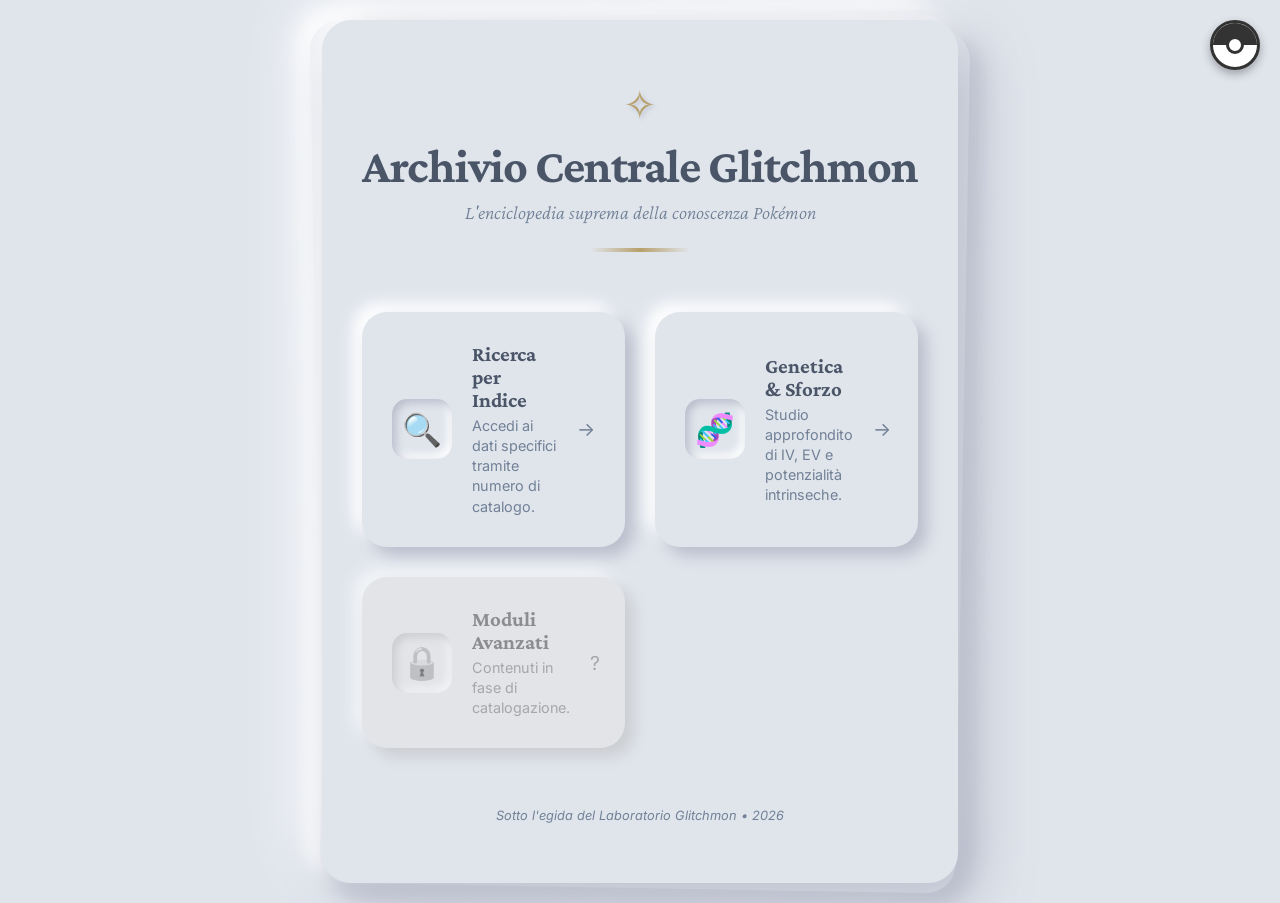
<file: index.html>
<!doctype html>
<html lang="it">
  <head>
    <meta charset="utf-8">
    <meta name="viewport" content="width=device-width, initial-scale=1">
    <title>Archivio Centrale Glitchmon</title>
    <link rel="stylesheet" href="style.css">
    <link rel="preconnect" href="https://fonts.googleapis.com">
    <link rel="preconnect" href="https://fonts.gstatic.com" crossorigin>
    <link href="https://fonts.googleapis.com/css2?family=Crimson+Pro:ital,wght@0,400;0,700;1,400&family=Inter:wght@300;400;600&display=swap" rel="stylesheet">
  </head>
  <body onload="initTheme()">
    <div class="theme-toggle" onclick="toggleTheme()">
      <div class="pokeball"></div>
    </div>

    <div class="handbook-stack">
      <div class="sheet sheet-bg-1"></div>
      <div class="sheet sheet-bg-2"></div>

      <main class="sheet main-page">
        <header class="master-header">
          <div class="crown-icon">✧</div>
          <h1>Archivio Centrale Glitchmon</h1>
          <p class="subtitle">L'enciclopedia suprema della conoscenza Pokémon</p>
          <div class="header-line"></div>
        </header>

        <nav class="master-nav">
          <div class="nav-grid">
            <a href="ricercaindexnumber/index.html" class="nav-card">
              <div class="nav-icon">🔍</div>
              <div class="nav-info">
                <h3>Ricerca per Indice</h3>
                <p>Accedi ai dati specifici tramite numero di catalogo.</p>
              </div>
              <span class="nav-arrow">→</span>
            </a>

            <a href="IV-EV/IVEV.html" class="nav-card">
              <div class="nav-icon">🧬</div>
              <div class="nav-info">
                <h3>Genetica & Sforzo</h3>
                <p>Studio approfondito di IV, EV e potenzialità intrinseche.</p>
              </div>
              <span class="nav-arrow">→</span>
            </a>

            <!-- Placeholder per futuri moduli -->
            <div class="nav-card locked">
              <div class="nav-icon">🔒</div>
              <div class="nav-info">
                <h3>Moduli Avanzati</h3>
                <p>Contenuti in fase di catalogazione.</p>
              </div>
              <span class="nav-arrow">?</span>
            </div>
          </div>
        </nav>

        <footer class="handbook-footer">
          <p>Sotto l'egida del Laboratorio Glitchmon &bull; 2026</p>
        </footer>
      </main>
    </div>
    <script src="theme.js"></script>
  </body>
</html>
</file>
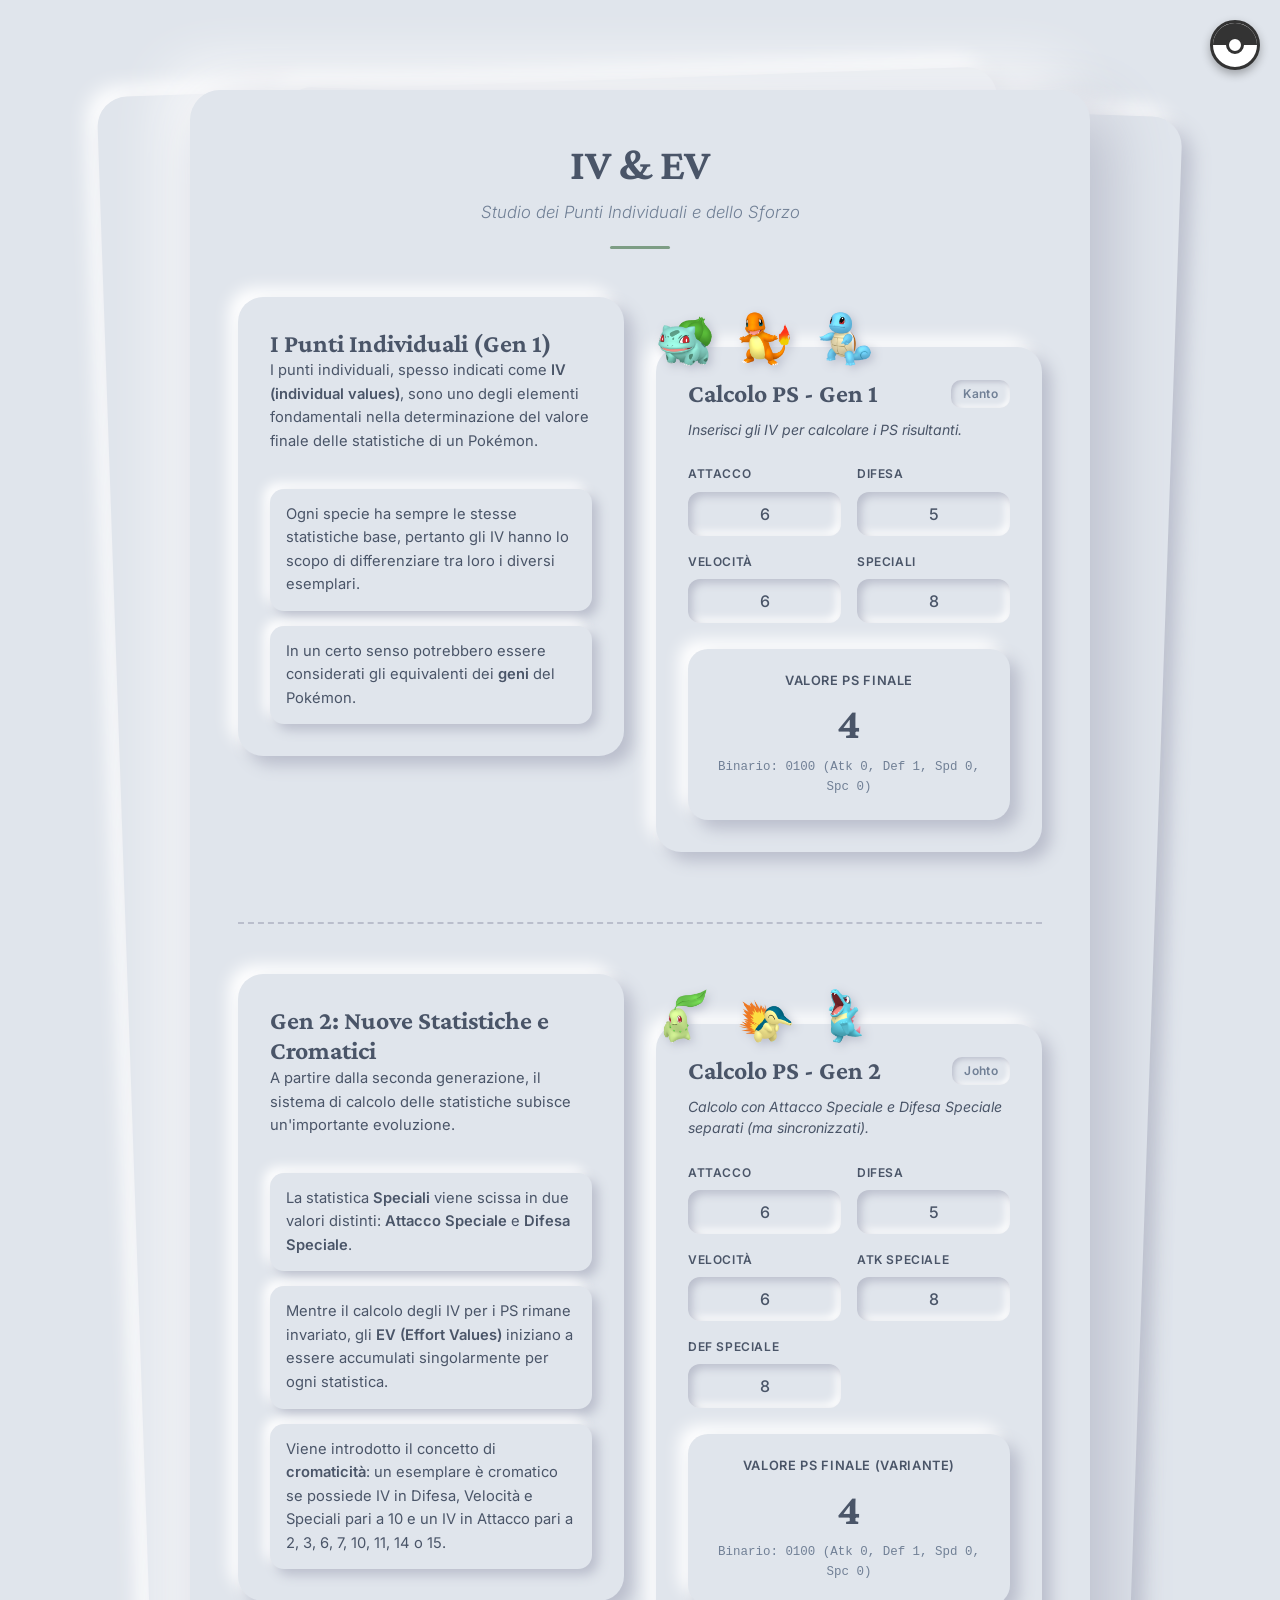
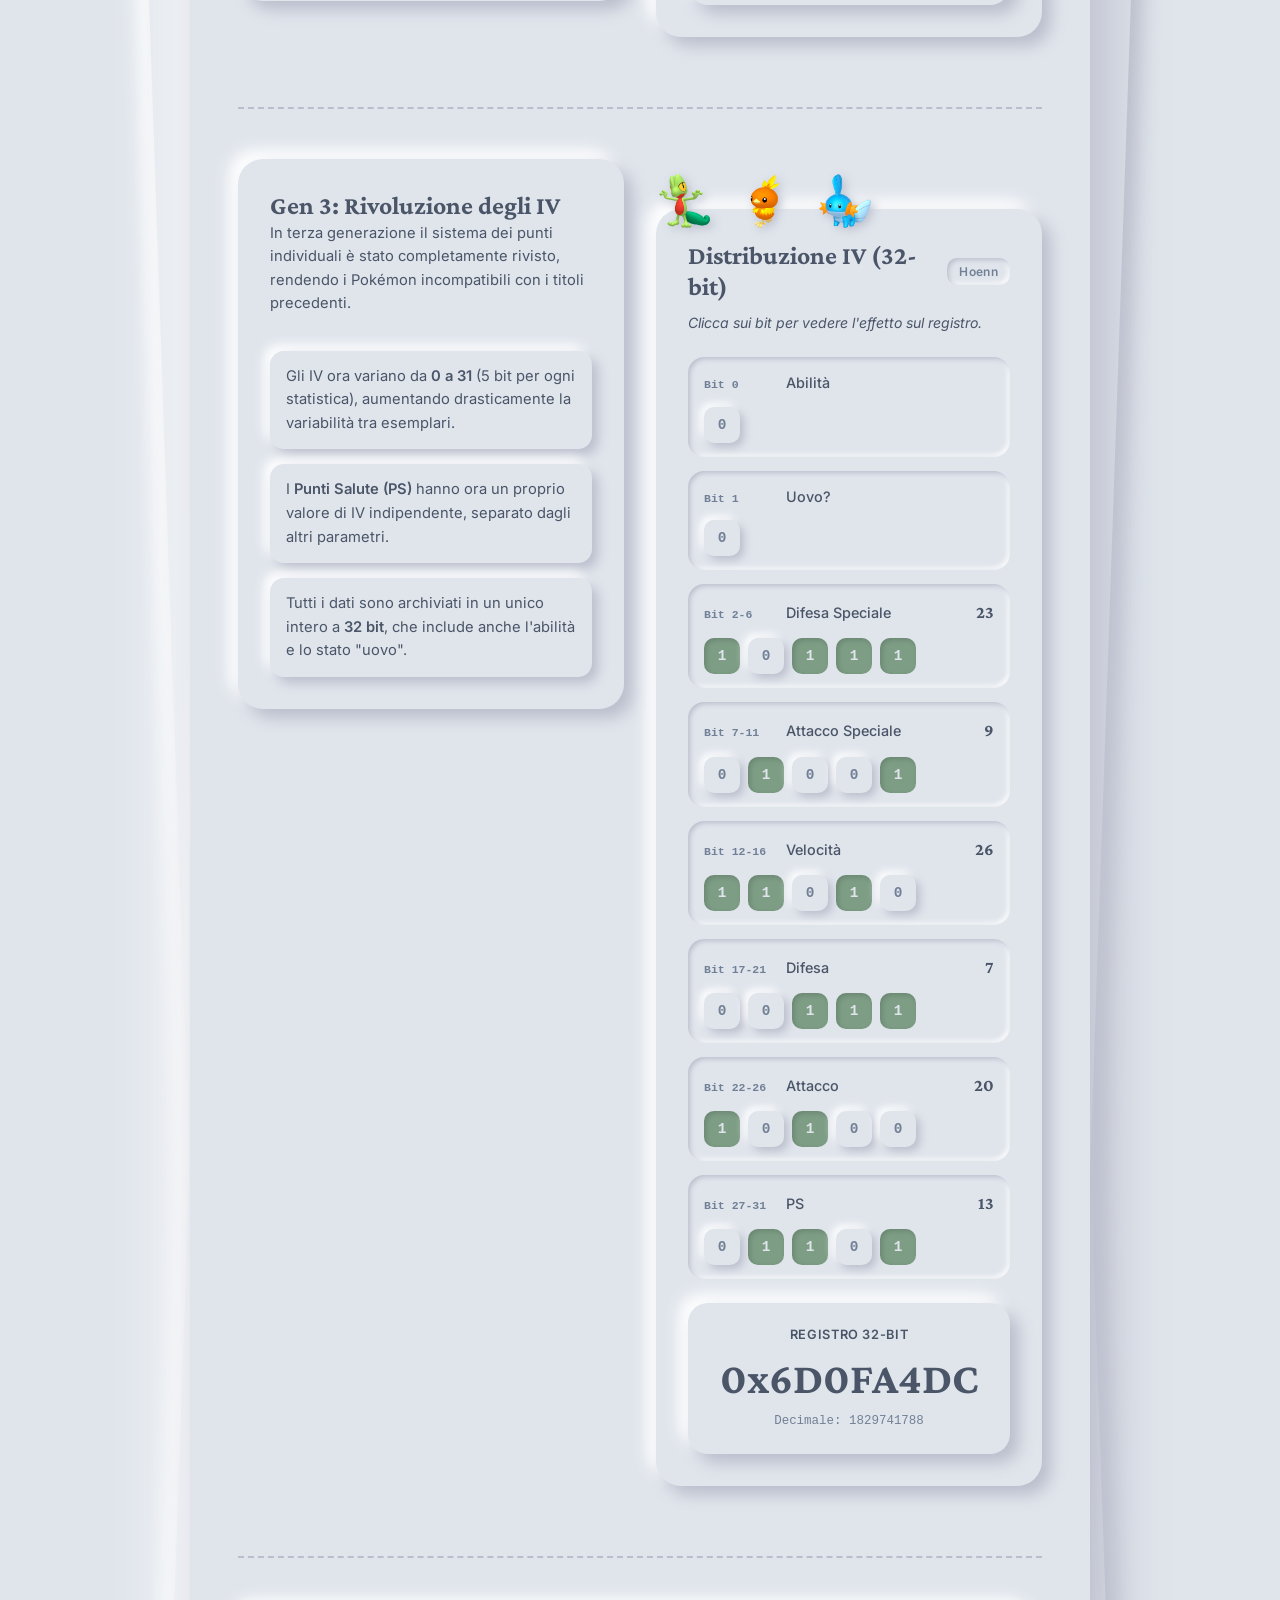
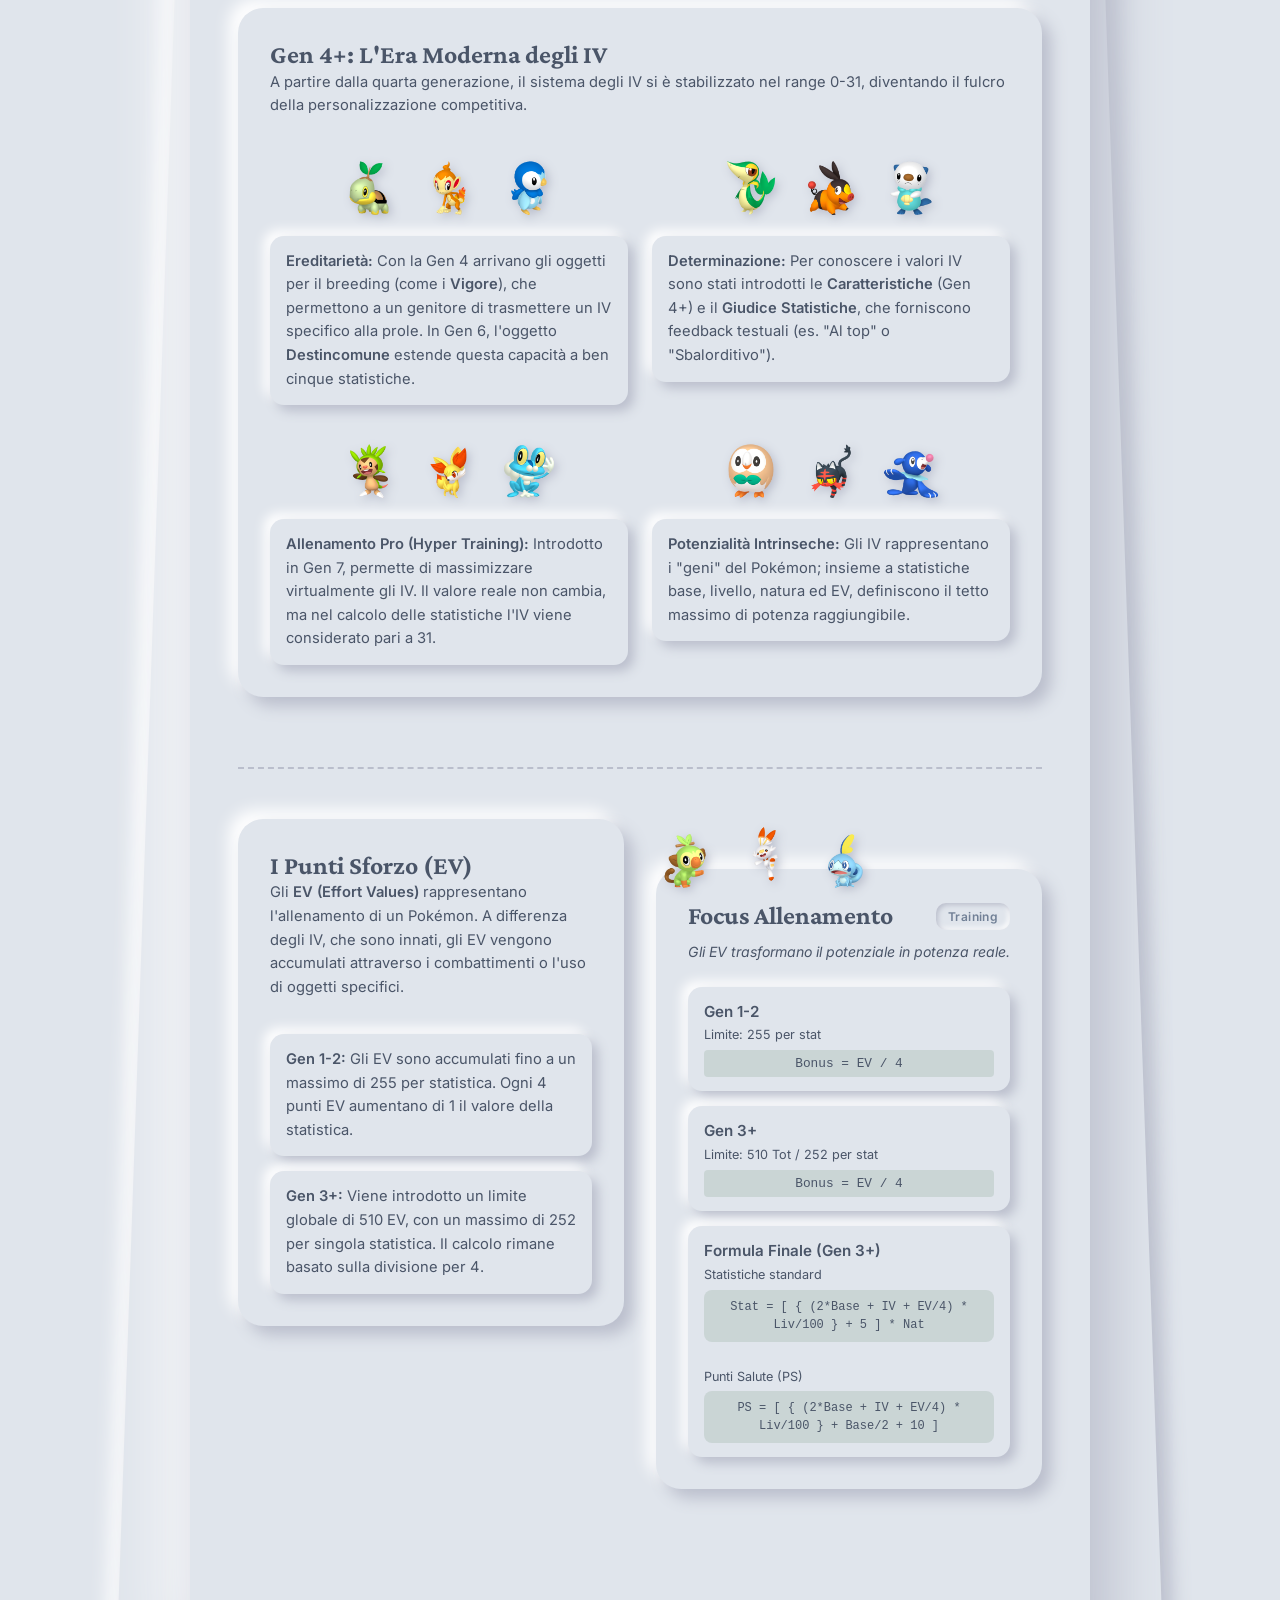
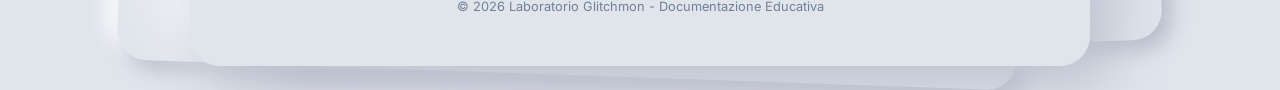
<file: IV-EV/IVEV.html>
<!doctype html>
<html lang="it">
  <head>
    <meta charset="utf-8">
    <meta name="viewport" content="width=device-width, initial-scale=1">
    <title>IV & EV - Dispensa Didattica Pokémon</title>
    <link rel="preconnect" href="https://fonts.googleapis.com">
    <link rel="preconnect" href="https://fonts.gstatic.com" crossorigin>
    <link href="https://fonts.googleapis.com/css2?family=Crimson+Pro:wght@400;600;700&family=Inter:wght@300;400;500;600&display=swap" rel="stylesheet">
    <link rel="stylesheet" href="style.css">
  </head>
  <body onload="initTheme()">
    <div class="theme-toggle" onclick="toggleTheme()" role="button" aria-label="Cambia tema" tabindex="0">
      <div class="pokeball"></div>
    </div>

    <div class="handbook-stack">
      <!-- Fogli di sfondo per l'effetto a pila -->
      <div class="sheet sheet-bg-1" aria-hidden="true"></div>
      <div class="sheet sheet-bg-2" aria-hidden="true"></div>

      <main class="sheet main-page">
        <header class="handbook-header">
          <h1>IV & EV</h1>
          <p class="subtitle">Studio dei Punti Individuali e dello Sforzo</p>
          <div class="header-line"></div>
        </header>

        <div class="handbook-content">

          <!-- ===== Gen 1 ===== -->
          <section class="gen-block">
            <div class="gen-container">
              <section class="guide-column">
                <div class="neu-card guide-card">
                  <h3>I Punti Individuali (Gen 1)</h3>
                  <div class="guide-content">
                    <p class="guide-text">
                      I punti individuali, spesso indicati come <strong>IV (individual values)</strong>, sono uno degli elementi fondamentali nella determinazione del valore finale delle statistiche di un Pokémon.
                    </p>
                    <div class="guide-item">
                      Ogni specie ha sempre le stesse statistiche base, pertanto gli IV hanno lo scopo di differenziare tra loro i diversi esemplari.
                    </div>
                    <div class="guide-item">
                      In un certo senso potrebbero essere considerati gli equivalenti dei <strong>geni</strong> del Pokémon.
                    </div>
                  </div>
                </div>
              </section>

              <section class="tool-column">
                <div class="starters-container">
                  <img src="starters/Bulbasaur.png" alt="Bulbasaur" class="starter-icon">
                  <img src="starters/Charmander.png" alt="Charmander" class="starter-icon">
                  <img src="starters/Squirtle.png" alt="Squirtle" class="starter-icon">
                </div>
                <div class="neu-card lookup-card">
                  <div class="section-header-tool">
                    <h3>Calcolo PS - Gen 1</h3>
                    <span class="badge">Kanto</span>
                  </div>
                  <p class="tool-description">Inserisci gli IV per calcolare i PS risultanti.</p>

                  <div class="input-grid-tool">
                    <div class="input-group">
                      <label for="iv-atk">Attacco</label>
                      <div class="input-field">
                        <input type="number" id="iv-atk" value="6" min="0" max="15">
                      </div>
                    </div>
                    <div class="input-group">
                      <label for="iv-def">Difesa</label>
                      <div class="input-field">
                        <input type="number" id="iv-def" value="5" min="0" max="15">
                      </div>
                    </div>
                    <div class="input-group">
                      <label for="iv-spd">Velocità</label>
                      <div class="input-field">
                        <input type="number" id="iv-spd" value="6" min="0" max="15">
                      </div>
                    </div>
                    <div class="input-group">
                      <label for="iv-spc">Speciali</label>
                      <div class="input-field">
                        <input type="number" id="iv-spc" value="8" min="0" max="15">
                      </div>
                    </div>
                  </div>

                  <div class="result-area-tool">
                    <span class="result-label">Valore PS Finale</span>
                    <div id="iv-hp-result" class="result-value">--</div>
                    <small id="binary-explanation" class="binary-detail"></small>
                  </div>
                </div>
              </section>
            </div>
          </section>

          <!-- ===== Gen 2 ===== -->
          <section class="gen-block">
            <div class="gen-container">
              <section class="guide-column">
                <div class="neu-card guide-card">
                  <h3>Gen 2: Nuove Statistiche e Cromatici</h3>
                  <div class="guide-content">
                    <p class="guide-text">
                      A partire dalla seconda generazione, il sistema di calcolo delle statistiche subisce un'importante evoluzione.
                    </p>
                    <div class="guide-item">
                      La statistica <strong>Speciali</strong> viene scissa in due valori distinti: <strong>Attacco Speciale</strong> e <strong>Difesa Speciale</strong>.
                    </div>
                    <div class="guide-item">
                      Mentre il calcolo degli IV per i PS rimane invariato, gli <strong>EV (Effort Values)</strong> iniziano a essere accumulati singolarmente per ogni statistica.
                    </div>
                    <div class="guide-item">
                      Viene introdotto il concetto di <strong>cromaticità</strong>: un esemplare è cromatico se possiede IV in Difesa, Velocità e Speciali pari a 10 e un IV in Attacco pari a 2, 3, 6, 7, 10, 11, 14 o 15.
                    </div>
                  </div>
                </div>
              </section>

              <section class="tool-column">
                <div class="starters-container">
                  <img src="starters/Chikorita.png" alt="Chikorita" class="starter-icon">
                  <img src="starters/Cyndaquil.png" alt="Cyndaquil" class="starter-icon">
                  <img src="starters/Totodile.png" alt="Totodile" class="starter-icon">
                </div>
                <div class="neu-card lookup-card">
                  <div class="section-header-tool">
                    <h3>Calcolo PS - Gen 2</h3>
                    <span class="badge">Johto</span>
                  </div>
                  <p class="tool-description">Calcolo con Attacco Speciale e Difesa Speciale separati (ma sincronizzati).</p>

                  <div class="input-grid-tool">
                    <div class="input-group">
                      <label for="iv-atk-v">Attacco</label>
                      <div class="input-field">
                        <input type="number" id="iv-atk-v" value="6" min="0" max="15">
                      </div>
                    </div>
                    <div class="input-group">
                      <label for="iv-def-v">Difesa</label>
                      <div class="input-field">
                        <input type="number" id="iv-def-v" value="5" min="0" max="15">
                      </div>
                    </div>
                    <div class="input-group">
                      <label for="iv-spd-v">Velocità</label>
                      <div class="input-field">
                        <input type="number" id="iv-spd-v" value="6" min="0" max="15">
                      </div>
                    </div>
                    <div class="input-group">
                      <label for="iv-spatk-v">Atk Speciale</label>
                      <div class="input-field">
                        <input type="number" id="iv-spatk-v" value="8" min="0" max="15">
                      </div>
                    </div>
                    <div class="input-group">
                      <label for="iv-spdef-v">Def Speciale</label>
                      <div class="input-field">
                        <input type="number" id="iv-spdef-v" value="8" min="0" max="15">
                      </div>
                    </div>
                  </div>

                  <div class="result-area-tool">
                    <span class="result-label">Valore PS Finale (Variante)</span>
                    <div id="iv-hp-result-v" class="result-value">--</div>
                    <small id="binary-explanation-v" class="binary-detail"></small>
                  </div>
                </div>
              </section>
            </div>
          </section>

          <!-- ===== Gen 3 ===== -->
          <section class="gen-block">
            <div class="gen-container">
              <section class="guide-column">
                <div class="neu-card guide-card">
                  <h3>Gen 3: Rivoluzione degli IV</h3>
                  <div class="guide-content">
                    <p class="guide-text">
                      In terza generazione il sistema dei punti individuali è stato completamente rivisto, rendendo i Pokémon incompatibili con i titoli precedenti.
                    </p>
                    <div class="guide-item">
                      Gli IV ora variano da <strong>0 a 31</strong> (5 bit per ogni statistica), aumentando drasticamente la variabilità tra esemplari.
                    </div>
                    <div class="guide-item">
                      I <strong>Punti Salute (PS)</strong> hanno ora un proprio valore di IV indipendente, separato dagli altri parametri.
                    </div>
                    <div class="guide-item">
                      Tutti i dati sono archiviati in un unico intero a <strong>32 bit</strong>, che include anche l'abilità e lo stato "uovo".
                    </div>
                  </div>
                </div>
              </section>

              <section class="tool-column">
                <div class="starters-container">
                  <img src="starters/Treecko.png" alt="Treecko" class="starter-icon">
                  <img src="starters/Torchic.png" alt="Torchic" class="starter-icon">
                  <img src="starters/Mudkip.png" alt="Mudkip" class="starter-icon">
                </div>
                <div class="neu-card lookup-card">
                  <div class="section-header-tool">
                    <h3>Distribuzione IV (32-bit)</h3>
                    <span class="badge">Hoenn</span>
                  </div>
                  <p class="tool-description">Clicca sui bit per vedere l'effetto sul registro.</p>

                  <div class="iv-bit-distribution">
                    <div class="bit-row">
                      <div class="bit-head">
                        <span class="bit-label">Bit 0</span>
                        <span class="bit-value">Abilità</span>
                      </div>
                      <div class="bit-box" data-single data-shift="0">
                        <button type="button" class="bit" aria-pressed="false" aria-label="Bit 0, abilità">0</button>
                      </div>
                    </div>
                    <div class="bit-row">
                      <div class="bit-head">
                        <span class="bit-label">Bit 1</span>
                        <span class="bit-value">Uovo?</span>
                      </div>
                      <div class="bit-box" data-single data-shift="1">
                        <button type="button" class="bit" aria-pressed="false" aria-label="Bit 1, uovo">0</button>
                      </div>
                    </div>
                    <div class="bit-row">
                      <div class="bit-head">
                        <span class="bit-label">Bit 2-6</span>
                        <span class="bit-value">Difesa Speciale</span>
                        <span class="bit-num" data-num-for="spdef">--</span>
                      </div>
                      <div class="bit-box" data-stat="spdef" data-shift="2">
                        <button type="button" class="bit" aria-label="Bit 2-6, bit 1">1</button>
                        <button type="button" class="bit" aria-label="Bit 2-6, bit 2">0</button>
                        <button type="button" class="bit" aria-label="Bit 2-6, bit 3">1</button>
                        <button type="button" class="bit" aria-label="Bit 2-6, bit 4">1</button>
                        <button type="button" class="bit" aria-label="Bit 2-6, bit 5">1</button>
                      </div>
                    </div>
                    <div class="bit-row">
                      <div class="bit-head">
                        <span class="bit-label">Bit 7-11</span>
                        <span class="bit-value">Attacco Speciale</span>
                        <span class="bit-num" data-num-for="spatk">--</span>
                      </div>
                      <div class="bit-box" data-stat="spatk" data-shift="7">
                        <button type="button" class="bit" aria-label="Bit 7-11, bit 1">0</button>
                        <button type="button" class="bit" aria-label="Bit 7-11, bit 2">1</button>
                        <button type="button" class="bit" aria-label="Bit 7-11, bit 3">0</button>
                        <button type="button" class="bit" aria-label="Bit 7-11, bit 4">0</button>
                        <button type="button" class="bit" aria-label="Bit 7-11, bit 5">1</button>
                      </div>
                    </div>
                    <div class="bit-row">
                      <div class="bit-head">
                        <span class="bit-label">Bit 12-16</span>
                        <span class="bit-value">Velocità</span>
                        <span class="bit-num" data-num-for="spd">--</span>
                      </div>
                      <div class="bit-box" data-stat="spd" data-shift="12">
                        <button type="button" class="bit" aria-label="Bit 12-16, bit 1">1</button>
                        <button type="button" class="bit" aria-label="Bit 12-16, bit 2">1</button>
                        <button type="button" class="bit" aria-label="Bit 12-16, bit 3">0</button>
                        <button type="button" class="bit" aria-label="Bit 12-16, bit 4">1</button>
                        <button type="button" class="bit" aria-label="Bit 12-16, bit 5">0</button>
                      </div>
                    </div>
                    <div class="bit-row">
                      <div class="bit-head">
                        <span class="bit-label">Bit 17-21</span>
                        <span class="bit-value">Difesa</span>
                        <span class="bit-num" data-num-for="def">--</span>
                      </div>
                      <div class="bit-box" data-stat="def" data-shift="17">
                        <button type="button" class="bit" aria-label="Bit 17-21, bit 1">0</button>
                        <button type="button" class="bit" aria-label="Bit 17-21, bit 2">0</button>
                        <button type="button" class="bit" aria-label="Bit 17-21, bit 3">1</button>
                        <button type="button" class="bit" aria-label="Bit 17-21, bit 4">1</button>
                        <button type="button" class="bit" aria-label="Bit 17-21, bit 5">1</button>
                      </div>
                    </div>
                    <div class="bit-row">
                      <div class="bit-head">
                        <span class="bit-label">Bit 22-26</span>
                        <span class="bit-value">Attacco</span>
                        <span class="bit-num" data-num-for="atk">--</span>
                      </div>
                      <div class="bit-box" data-stat="atk" data-shift="22">
                        <button type="button" class="bit" aria-label="Bit 22-26, bit 1">1</button>
                        <button type="button" class="bit" aria-label="Bit 22-26, bit 2">0</button>
                        <button type="button" class="bit" aria-label="Bit 22-26, bit 3">1</button>
                        <button type="button" class="bit" aria-label="Bit 22-26, bit 4">0</button>
                        <button type="button" class="bit" aria-label="Bit 22-26, bit 5">0</button>
                      </div>
                    </div>
                    <div class="bit-row">
                      <div class="bit-head">
                        <span class="bit-label">Bit 27-31</span>
                        <span class="bit-value">PS</span>
                        <span class="bit-num" data-num-for="hp">--</span>
                      </div>
                      <div class="bit-box" data-stat="hp" data-shift="27">
                        <button type="button" class="bit" aria-label="Bit 27-31, bit 1">0</button>
                        <button type="button" class="bit" aria-label="Bit 27-31, bit 2">1</button>
                        <button type="button" class="bit" aria-label="Bit 27-31, bit 3">1</button>
                        <button type="button" class="bit" aria-label="Bit 27-31, bit 4">0</button>
                        <button type="button" class="bit" aria-label="Bit 27-31, bit 5">1</button>
                      </div>
                    </div>
                  </div>

                  <div class="result-area-tool" style="margin-top: 24px;">
                    <span class="result-label">Registro 32-bit</span>
                    <div id="reg-hex" class="result-value">0x00000000</div>
                    <small id="reg-dec" class="binary-detail">0</small>
                  </div>
                </div>
              </section>
            </div>
          </section>

          <!-- ===== Gen 4+ ===== -->
          <section class="gen-block">
            <div class="neu-card guide-card wide">
              <h3>Gen 4+: L'Era Moderna degli IV</h3>
              <p class="guide-text">
                A partire dalla quarta generazione, il sistema degli IV si è stabilizzato nel range 0-31, diventando il fulcro della personalizzazione competitiva.
              </p>

              <div class="feature-grid">
                <article class="feature-card">
                  <div class="starters-container centered">
                    <img src="starters/Turtwig.png" alt="Turtwig" class="starter-icon">
                    <img src="starters/Chimchar.png" alt="Chimchar" class="starter-icon">
                    <img src="starters/Piplup.png" alt="Piplup" class="starter-icon">
                  </div>
                  <div class="guide-item">
                    <strong class="accent">Ereditarietà:</strong> Con la Gen 4 arrivano gli oggetti per il breeding (come i <strong>Vigore</strong>), che permettono a un genitore di trasmettere un IV specifico alla prole. In Gen 6, l'oggetto <strong>Destincomune</strong> estende questa capacità a ben cinque statistiche.
                  </div>
                </article>

                <article class="feature-card">
                  <div class="starters-container centered">
                    <img src="starters/Snivy.png" alt="Snivy" class="starter-icon">
                    <img src="starters/Tepig.png" alt="Tepig" class="starter-icon">
                    <img src="starters/Oshawott.png" alt="Oshawott" class="starter-icon">
                  </div>
                  <div class="guide-item">
                    <strong class="accent">Determinazione:</strong> Per conoscere i valori IV sono stati introdotti le <strong>Caratteristiche</strong> (Gen 4+) e il <strong>Giudice Statistiche</strong>, che forniscono feedback testuali (es. "Al top" o "Sbalorditivo").
                  </div>
                </article>

                <article class="feature-card">
                  <div class="starters-container centered">
                    <img src="starters/Chespin.png" alt="Chespin" class="starter-icon">
                    <img src="starters/Fennekin.png" alt="Fennekin" class="starter-icon">
                    <img src="starters/Froakie.png" alt="Froakie" class="starter-icon">
                  </div>
                  <div class="guide-item">
                    <strong class="accent">Allenamento Pro (Hyper Training):</strong> Introdotto in Gen 7, permette di massimizzare virtualmente gli IV. Il valore reale non cambia, ma nel calcolo delle statistiche l'IV viene considerato pari a 31.
                  </div>
                </article>

                <article class="feature-card">
                  <div class="starters-container centered">
                    <img src="starters/Rowlet.png" alt="Rowlet" class="starter-icon">
                    <img src="starters/Litten.png" alt="Litten" class="starter-icon">
                    <img src="starters/Popplio.png" alt="Popplio" class="starter-icon">
                  </div>
                  <div class="guide-item">
                    <strong class="accent">Potenzialità Intrinseche:</strong> Gli IV rappresentano i "geni" del Pokémon; insieme a statistiche base, livello, natura ed EV, definiscono il tetto massimo di potenza raggiungibile.
                  </div>
                </article>
              </div>
            </div>
          </section>

          <!-- ===== Sezione EV ===== -->
          <section class="gen-block">
            <div class="gen-container">
              <section class="guide-column">
                <div class="neu-card guide-card">
                  <h3>I Punti Sforzo (EV)</h3>
                  <div class="guide-content">
                    <p class="guide-text">
                      Gli <strong>EV (Effort Values)</strong> rappresentano l'allenamento di un Pokémon. A differenza degli IV, che sono innati, gli EV vengono accumulati attraverso i combattimenti o l'uso di oggetti specifici.
                    </p>

                    <div class="guide-item">
                      <strong class="accent">Gen 1-2:</strong> Gli EV sono accumulati fino a un massimo di 255 per statistica. Ogni 4 punti EV aumentano di 1 il valore della statistica.
                      
                    </div>

                    <div class="guide-item">
                      <strong class="accent">Gen 3+:</strong> Viene introdotto un limite globale di 510 EV, con un massimo di 252 per singola statistica. Il calcolo rimane basato sulla divisione per 4.
                     
                      </code>
                    </div>
                  </div>
                </div>
              </section>

              <section class="tool-column">
                <div class="starters-container">
                  <img src="starters/Grookey.png" alt="Grookey" class="starter-icon">
                  <img src="starters/Scorbunny.png" alt="Scorbunny" class="starter-icon">
                  <img src="starters/Sobble.png" alt="Sobble" class="starter-icon">
                </div>
                <div class="neu-card lookup-card">
                  <div class="section-header-tool">
                    <h3>Focus Allenamento</h3>
                    <span class="badge">Training</span>
                  </div>
                  <p class="tool-description">Gli EV trasformano il potenziale in potenza reale.</p>

                  <div class="guide-content" style="margin-top: 20px;">
                    <div class="guide-item">
                      <strong class="accent">Gen 1-2</strong>
                      <br><small>Limite: 255 per stat</small>
                      <code style="display: block; font-family: monospace; background: var(--accent-soft); padding: 4px; border-radius: 4px; margin-top: 4px; font-size: 0.8rem; text-align: center;">
                        Bonus = EV / 4
                      </code>
                    </div>
                    <div class="guide-item">
                      <strong class="accent">Gen 3+</strong>
                      <br><small>Limite: 510 Tot / 252 per stat</small>
                      <code style="display: block; font-family: monospace; background: var(--accent-soft); padding: 4px; border-radius: 4px; margin-top: 4px; font-size: 0.8rem; text-align: center;">
                        Bonus = EV / 4
                      </code>
                    </div>
                    <div class="guide-item">
                      <strong class="accent">Formula Finale (Gen 3+)</strong>
                      <br><small>Statistiche standard</small>
                      <code style="display: block; font-family: monospace; background: var(--accent-soft); padding: 8px; border-radius: 8px; margin-top: 4px; font-size: 0.75rem; text-align: center;">
                        Stat = [ { (2*Base + IV + EV/4) * Liv/100 } + 5 ] * Nat
                      </code>
                      <br><small>Punti Salute (PS)</small>
                      <code style="display: block; font-family: monospace; background: var(--accent-soft); padding: 8px; border-radius: 8px; margin-top: 4px; font-size: 0.75rem; text-align: center;">
                        PS = [ { (2*Base + IV + EV/4) * Liv/100 } + Base/2 + 10 ]
                      </code>
                    </div>
                  </div>
                </div>
              </section>
            </div>
          </section>

        </div>

        <footer class="handbook-footer">
          <p>&copy; 2026 Laboratorio Glitchmon - Documentazione Educativa</p>
        </footer>
      </main>
    </div>

    <script src="../theme.js"></script>
    <script src="script.js"></script>
  </body>
</html>
</file>
<file: style.css>
/*
  Main Index - Design System
  Aesthetic: High-End Neumorphism / "Altezzoso & Vibe"
  Palette: Soft Neutral (#e0e5ec) with Gold/Premium Accents
*/

:root {
  --bg-color: #e0e5ec;
  --light-shadow: #ffffff;
  --dark-shadow: #babecc;
  --accent-color: #7d9d85;
  --premium-accent: #b8a06b; /* Gold touch for that "altezzoso" vibe */
  --text-main: #4a5568;
  --text-muted: #718096;
  --serif-font: 'Crimson Pro', serif;
  --sans-font: 'Inter', sans-serif;
}

[data-theme="dark"] {
  --bg-color: #2d3436;
  --light-shadow: #3d4446;
  --dark-shadow: #1e2325;
  --accent-color: #a8c6a9;
  --premium-accent: #d4b97d;
  --text-main: #dfe6e9;
  --text-muted: #b2bec3;
}

/* Pokéball Theme Toggle */
.theme-toggle {
  position: fixed;
  top: 20px;
  right: 20px;
  width: 50px;
  height: 50px;
  cursor: pointer;
  z-index: 1000;
  transition: transform 0.3s cubic-bezier(0.175, 0.885, 0.32, 1.275);
}

.theme-toggle:hover {
  transform: scale(1.1) rotate(15deg);
}

.pokeball {
  width: 100%;
  height: 100%;
  background: white;
  border: 3px solid #333;
  border-radius: 50%;
  position: relative;
  overflow: hidden;
  box-shadow: 0 4px 10px rgba(0,0,0,0.3);
  transition: background 0.3s ease;
}

[data-theme="dark"] .pokeball {
  background: #333;
  border-color: #eee;
}

.pokeball::before {
  content: '';
  position: absolute;
  top: 0;
  left: 0;
  width: 100%;
  height: 50%;
  background: #333;
  border-bottom: 3px solid #fff;
}

[data-theme="dark"] .pokeball::before {
  background: #eee;
  border-color: #333;
}

.pokeball::after {
  content: '';
  position: absolute;
  top: 50%;
  left: 50%;
  transform: translate(-50%, -50%);
  width: 12px;
  height: 12px;
  background: white;
  border: 3px solid #333;
  border-radius: 50%;
  z-index: 2;
}

[data-theme="dark"] .pokeball::after {
  background: #333;
  border-color: #eee;
}

.sparkle {
  position: absolute;
  width: 4px;
  height: 4px;
  background: white;
  border-radius: 50%;
  pointer-events: none;
  animation: sparkle-anim 1.5s infinite;
}

@keyframes sparkle-anim {
  0%, 100% { opacity: 0; transform: scale(0); }
  50% { opacity: 1; transform: scale(1); }
}


* {
  box-sizing: border-box;
  margin: 0;
  padding: 0;
}

body {
  background-color: var(--bg-color);
  color: var(--text-main);
  font-family: var(--sans-font);
  display: flex;
  justify-content: center;
  align-items: center;
  min-height: 100vh;
  padding: 20px;
  overflow-x: hidden;
}

/* Stacked Sheets Effect */
.handbook-stack {
  position: relative;
  display: flex;
  justify-content: center;
  align-items: center;
}

.sheet {
  background: var(--bg-color);
  border-radius: 30px;
  transition: all 0.3s ease;
}

.sheet-bg-1 {
  position: absolute;
  width: 100%;
  height: 100%;
  z-index: 1;
  transform: rotate(-1deg) translate(-5px, -5px);
  box-shadow: 10px 10px 20px var(--dark-shadow), -10px -10px 20px var(--light-shadow);
}

.sheet-bg-2 {
  position: absolute;
  width: 100%;
  height: 100%;
  z-index: 2;
  transform: rotate(1deg) translate(5px, 5px);
  box-shadow: 10px 10px 20px var(--dark-shadow), -10px -10px 20px var(--light-shadow);
}

.main-page {
  position: relative;
  z-index: 3;
  width: 100%;
  max-width: 800px;
  min-height: 600px;
  padding: 60px 40px;
  box-shadow: 20px 20px 60px var(--dark-shadow), -20px -20px 60px var(--light-shadow);
  text-align: center;
}

/* Master Header - "Altezzoso" vibe */
.master-header {
  margin-bottom: 60px;
}

.crown-icon {
  font-size: 2.5rem;
  color: var(--premium-accent);
  margin-bottom: 10px;
  filter: drop-shadow(2px 2px 2px var(--dark-shadow));
}

.master-header h1 {
  font-family: var(--serif-font);
  font-size: 3rem;
  color: var(--text-main);
  font-weight: 700;
  margin-bottom: 10px;
  letter-spacing: -1px;
}

.subtitle {
  font-family: var(--serif-font);
  font-style: italic;
  font-weight: 300;
  color: var(--text-muted);
  font-size: 1.2rem;
  margin-bottom: 25px;
}

.header-line {
  height: 4px;
  width: 100px;
  background: linear-gradient(90deg, transparent, var(--premium-accent), transparent);
  margin: 0 auto;
  border-radius: 2px;
}

/* Master Navigation */
.master-nav {
  display: flex;
  justify-content: center;
  margin-bottom: 60px;
}

.nav-grid {
  display: grid;
  grid-template-columns: repeat(auto-fit, minmax(250px, 1fr));
  gap: 30px;
  width: 100%;
}

.nav-card {
  text-decoration: none;
  color: inherit;
  background: var(--bg-color);
  padding: 30px;
  border-radius: 25px;
  box-shadow: 9px 9px 16px var(--dark-shadow), -9px -9px 16px var(--light-shadow);
  display: flex;
  align-items: center;
  gap: 20px;
  transition: all 0.4s cubic-bezier(0.175, 0.885, 0.32, 1.275);
  text-align: left;
  position: relative;
  overflow: hidden;
}

.nav-card:hover {
  transform: translateY(-10px) scale(1.02);
  box-shadow: 12px 12px 24px var(--dark-shadow), -12px -12px 24px var(--light-shadow);
  color: var(--text-main);
}

.nav-card.locked {
  opacity: 0.6;
  cursor: not-allowed;
  filter: grayscale(1);
}

.nav-icon {
  font-size: 2rem;
  background: var(--bg-color);
  width: 60px;
  height: 60px;
  display: flex;
  justify-content: center;
  align-items: center;
  border-radius: 15px;
  box-shadow: inset 4px 4px 8px var(--dark-shadow), inset -4px -4px 8px var(--light-shadow);
  flex-shrink: 0;
}

.nav-info h3 {
  font-family: var(--serif-font);
  font-size: 1.3rem;
  color: var(--text-main);
  margin-bottom: 5px;
}

.nav-info p {
  font-size: 0.9rem;
  color: var(--text-muted);
  line-height: 1.4;
}

.nav-arrow {
  margin-left: auto;
  font-size: 1.2rem;
  color: var(--text-muted);
  transition: all 0.3s ease;
}

.nav-card:hover .nav-arrow {
  transform: translateX(5px);
  color: var(--premium-accent);
}

/* Footer */
.handbook-footer {
  text-align: center;
  font-size: 0.8rem;
  color: var(--text-muted);
  margin-top: 20px;
  font-style: italic;
}
</file>
<file: IV-EV/style.css>
/*
  IV & EV - Design system
  Estetica: neumorfismo naturale e calmo
  Tipografia: Crimson Pro (titoli) + Inter (testo, esempi, etichette)
*/

/* ---------- Variabili ---------- */
:root {
  --bg-color: #e0e5ec;
  --light-shadow: #ffffff;
  --dark-shadow: #babecc;
  --accent-color: #7d9d85;
  --accent-soft: rgba(125, 157, 133, 0.22);
  --text-main: #4a5568;
  --text-muted: #718096;
  --serif-font: 'Crimson Pro', Georgia, 'Times New Roman', serif;
  --sans-font: 'Inter', system-ui, -apple-system, 'Segoe UI', sans-serif;
}

[data-theme="dark"] {
  --bg-color: #2d3436;
  --light-shadow: #3d4446;
  --dark-shadow: #1e2325;
  --accent-color: #a8c6a9;
  --accent-soft: rgba(168, 198, 169, 0.2);
  --text-main: #dfe6e9;
  --text-muted: #b2bec3;
}

/* ---------- Toggle tema (Pokéball) ---------- */
.theme-toggle {
  position: fixed;
  top: 20px;
  right: 20px;
  width: 50px;
  height: 50px;
  cursor: pointer;
  z-index: 1000;
  transition: transform 0.3s cubic-bezier(0.175, 0.885, 0.32, 1.275);
}

.theme-toggle:hover {
  transform: scale(1.1) rotate(15deg);
}

.pokeball {
  width: 100%;
  height: 100%;
  background: white;
  border: 3px solid #333;
  border-radius: 50%;
  position: relative;
  overflow: hidden;
  box-shadow: 0 4px 10px rgba(0, 0, 0, 0.3);
  transition: background 0.3s ease;
}

[data-theme="dark"] .pokeball {
  background: #333;
  border-color: #eee;
}

.pokeball::before {
  content: '';
  position: absolute;
  top: 0;
  left: 0;
  width: 100%;
  height: 50%;
  background: #333;
  border-bottom: 3px solid #fff;
}

[data-theme="dark"] .pokeball::before {
  background: #eee;
  border-color: #333;
}

.pokeball::after {
  content: '';
  position: absolute;
  top: 50%;
  left: 50%;
  transform: translate(-50%, -50%);
  width: 12px;
  height: 12px;
  background: white;
  border: 3px solid #333;
  border-radius: 50%;
  z-index: 2;
}

[data-theme="dark"] .pokeball::after {
  background: #333;
  border-color: #eee;
}

.sparkle {
  position: absolute;
  width: 4px;
  height: 4px;
  background: white;
  border-radius: 50%;
  pointer-events: none;
  animation: sparkle-anim 1.5s infinite;
}

@keyframes sparkle-anim {
  0%, 100% { opacity: 0; transform: scale(0); }
  50% { opacity: 1; transform: scale(1); }
}

/* ---------- Base ---------- */
* {
  box-sizing: border-box;
  margin: 0;
  padding: 0;
}

body {
  background-color: var(--bg-color);
  color: var(--text-main);
  font-family: var(--sans-font);
  font-size: 16px;
  line-height: 1.6;
  -webkit-font-smoothing: antialiased;
  display: flex;
  flex-direction: column;
  justify-content: space-between;
  align-items: center;
  min-height: 100vh;
  padding: 90px 20px 20px;
  overflow-x: hidden;
}

/* Regola tipografica unica: i titoli sono sempre serif, il testo sempre sans */
h1, h2, h3, h4 {
  font-family: var(--serif-font);
  color: var(--text-main);
  font-weight: 700;
  line-height: 1.2;
}

p, li, label, small, input, button {
  font-family: var(--sans-font);
}

strong {
  font-weight: 600;
  color: var(--text-main);
}

.accent {
  color: var(--text-main);
  font-weight: 600;
}

/* ---------- Pagina a fogli sovrapposti ---------- */
.handbook-stack {
  position: relative;
  display: flex;
  justify-content: center;
  align-items: center;
  width: 100%;
  max-width: 900px;
}

.sheet {
  background: var(--bg-color);
  border-radius: 30px;
  transition: all 0.3s ease;
}

.sheet-bg-1,
.sheet-bg-2 {
  position: absolute;
  width: 100%;
  height: 100%;
  box-shadow: 10px 10px 20px var(--dark-shadow), -10px -10px 20px var(--light-shadow);
}

.sheet-bg-1 {
  z-index: 1;
  transform: rotate(-2deg) translate(-10px, -10px);
}

.sheet-bg-2 {
  z-index: 2;
  transform: rotate(2deg) translate(10px, 10px);
}

.main-page {
  position: relative;
  z-index: 3;
  width: 100%;
  min-height: 600px;
  padding: 48px;
  box-shadow: 20px 20px 60px var(--dark-shadow), -20px -20px 60px var(--light-shadow);
  display: flex;
  flex-direction: column;
}

/* ---------- Intestazione ---------- */
.handbook-header {
  text-align: center;
  margin-bottom: 48px;
}

.handbook-header h1 {
  font-size: 2.75rem;
  margin-bottom: 8px;
}

.subtitle {
  font-weight: 300;
  color: var(--text-muted);
  font-style: italic;
  font-size: 1.05rem;
  margin-bottom: 20px;
}

.header-line {
  height: 3px;
  width: 60px;
  background: var(--accent-color);
  margin: 0 auto;
  border-radius: 2px;
}

/* ---------- Struttura a sezioni ---------- */
.handbook-content {
  display: flex;
  flex-direction: column;
  gap: 0;
  margin-bottom: 40px;
}

.gen-block + .gen-block {
  margin-top: 70px;
  padding-top: 50px;
  border-top: 2px dashed var(--dark-shadow);
}

.gen-container {
  display: grid;
  grid-template-columns: 1fr 1fr;
  gap: 32px;
  align-items: start;
}

/* ---------- Card neumorfiche ---------- */
.neu-card {
  background: var(--bg-color);
  border-radius: 25px;
  padding: 32px;
  box-shadow: 9px 9px 16px var(--dark-shadow), -9px -9px 16px var(--light-shadow);
}

.guide-card h3,
.lookup-card .section-header-tool h3 {
  font-size: 1.6rem;
}

.guide-card .guide-text {
  margin-bottom: 20px;
  line-height: 1.65;
}

.guide-content {
  display: flex;
  flex-direction: column;
  gap: 15px;
}

.guide-item {
  padding: 14px 16px;
  background: var(--bg-color);
  border-radius: 14px;
  box-shadow: 6px 6px 12px var(--dark-shadow), -6px -6px 12px var(--light-shadow);
  font-size: 0.95rem;
  color: var(--text-main);
  line-height: 1.5;
}

/* ---------- Icone starter ---------- */
.starters-container {
  display: flex;
  justify-content: flex-start;
  align-items: center;
  gap: 10px;
  margin-bottom: -20px;
  margin-left: -6px;
  position: relative;
  z-index: 4;
}

.starters-container.centered {
  justify-content: center;
  margin: 0 0 6px;
}

.starter-icon {
  width: 70px;
  height: 70px;
  object-fit: contain;
  filter: drop-shadow(3px 3px 5px var(--dark-shadow));
  transition: transform 0.2s ease;
  flex-shrink: 0;
}

.starter-icon:hover {
  transform: scale(1.1) translateY(-5px);
}

/* ---------- Intestazione della card strumento ---------- */
.section-header-tool {
  display: flex;
  align-items: center;
  justify-content: space-between;
  gap: 12px;
  margin-bottom: 10px;
}

.badge {
  background: var(--bg-color);
  padding: 4px 12px;
  border-radius: 10px;
  font-size: 0.75rem;
  font-weight: 600;
  letter-spacing: 0.03em;
  color: var(--text-muted);
  box-shadow: inset 2px 2px 5px var(--dark-shadow), inset -2px -2px 5px var(--light-shadow);
  white-space: nowrap;
}

.tool-description {
  font-size: 0.88rem;
  color: var(--text-muted);
  margin-bottom: 24px;
  font-style: italic;
  line-height: 1.5;
}

/* ---------- Input ---------- */
.input-grid-tool {
  display: grid;
  grid-template-columns: 1fr 1fr;
  gap: 16px;
  margin-bottom: 26px;
}

.input-group {
  display: flex;
  flex-direction: column;
  gap: 8px;
}

.input-group label {
  font-size: 0.75rem;
  font-weight: 600;
  color: var(--text-muted);
  text-transform: uppercase;
  letter-spacing: 0.05em;
}

.input-field {
  background: var(--bg-color);
  border-radius: 12px;
  padding: 4px 10px;
  box-shadow: inset 4px 4px 8px var(--dark-shadow), inset -4px -4px 8px var(--light-shadow);
  display: flex;
  align-items: center;
  transition: box-shadow 0.2s ease;
}

.input-field:focus-within {
  box-shadow: inset 4px 4px 8px var(--dark-shadow), inset -4px -4px 8px var(--light-shadow), 0 0 0 2px var(--accent-soft);
}

.input-field input {
  background: transparent;
  border: none;
  outline: none;
  padding: 8px 0;
  font-family: var(--sans-font);
  font-size: 1rem;
  font-weight: 500;
  color: var(--text-main);
  width: 100%;
  text-align: center;
  -moz-appearance: textfield;
  appearance: textfield;
}

.input-field input::-webkit-outer-spin-button,
.input-field input::-webkit-inner-spin-button {
  -webkit-appearance: none;
  margin: 0;
}

/* ---------- Risultato ---------- */
.result-area-tool {
  text-align: center;
  padding: 22px 20px;
  border-radius: 20px;
  background: var(--bg-color);
  box-shadow: 9px 9px 16px var(--dark-shadow), -9px -9px 16px var(--light-shadow);
}

.result-label {
  display: block;
  font-size: 0.8rem;
  color: var(--text-muted);
  margin-bottom: 8px;
  font-weight: 600;
  text-transform: uppercase;
  letter-spacing: 0.05em;
}

.result-value {
  font-family: var(--serif-font);
  font-size: 2.75rem;
  font-weight: 700;
  color: var(--text-main);
  line-height: 1.1;
}

.binary-detail {
  display: block;
  margin-top: 10px;
  font-family: ui-monospace, 'SFMono-Regular', Menlo, Consolas, monospace;
  color: var(--text-muted);
  font-size: 0.78rem;
}

/* ---------- Gen 3: distribuzione bit ---------- */
.iv-bit-distribution {
  display: flex;
  flex-direction: column;
  gap: 14px;
}

.bit-row {
  display: flex;
  flex-direction: column;
  gap: 12px;
  padding: 14px 16px;
  background: var(--bg-color);
  border-radius: 16px;
  box-shadow: inset 2px 2px 5px var(--dark-shadow), inset -2px -2px 5px var(--light-shadow);
}

.bit-head {
  display: flex;
  align-items: baseline;
  gap: 10px;
  flex-wrap: wrap;
}

.bit-label {
  flex-shrink: 0;
  min-width: 72px;
  color: var(--text-muted);
  font-weight: 600;
  font-size: 0.72rem;
  font-family: ui-monospace, 'SFMono-Regular', Menlo, Consolas, monospace;
}

.bit-value {
  flex: 1;
  min-width: 0;
  color: var(--text-main);
  font-weight: 500;
  font-size: 0.9rem;
}

.bit-num {
  min-width: 28px;
  text-align: right;
  font-family: var(--serif-font);
  font-size: 1.1rem;
  font-weight: 700;
  color: var(--text-main);
}

/* Contenitore dei singoli bit: vanno a capo senza uscire dalla card */
.bit-box {
  display: flex;
  flex-wrap: wrap;
  gap: 8px;
}

/* Singolo bit: blocchetto neomorfico */
.bit {
  width: 36px;
  height: 36px;
  padding: 0;
  display: flex;
  align-items: center;
  justify-content: center;
  flex-shrink: 0;
  font-family: ui-monospace, 'SFMono-Regular', Menlo, Consolas, monospace;
  font-size: 0.9rem;
  font-weight: 600;
  color: var(--text-muted);
  background: var(--bg-color);
  border: none;
  border-radius: 10px;
  box-shadow: 4px 4px 8px var(--dark-shadow), -4px -4px 8px var(--light-shadow);
  cursor: pointer;
  transition: transform 0.15s ease, box-shadow 0.2s ease, background 0.2s ease, color 0.2s ease;
}

.bit:hover {
  transform: translateY(-2px);
}

.bit:active {
  transform: translateY(0);
  box-shadow: inset 2px 2px 4px var(--dark-shadow), inset -2px -2px 4px var(--light-shadow);
}

.bit.on {
  background: var(--accent-color);
  color: var(--bg-color);
  box-shadow: inset 2px 2px 5px rgba(0, 0, 0, 0.15);
}

.bit:focus-visible {
  outline: 2px solid var(--accent-color);
  outline-offset: 2px;
}

/* ---------- Gen 4: griglia funzionalità ---------- */
.guide-card.wide {
  height: auto;
}

.feature-grid {
  display: grid;
  grid-template-columns: 1fr 1fr;
  gap: 24px;
  margin-top: 28px;
}

.feature-card {
  display: flex;
  flex-direction: column;
  gap: 14px;
}

/* ---------- Footer ---------- */
.handbook-footer {
  text-align: center;
  font-size: 0.8rem;
  color: var(--text-muted);
  margin-top: 48px;
  padding-top: 20px;
}

/* ---------- Responsive ---------- */
@media (max-width: 768px) {
  body {
    padding: 80px 14px 16px;
  }

  .main-page {
    padding: 28px 22px;
  }

  .handbook-header h1 {
    font-size: 2.2rem;
  }

  .gen-container,
  .feature-grid {
    grid-template-columns: 1fr;
  }

  .gen-container {
    gap: 40px;
  }

  .neu-card {
    padding: 24px;
  }

}

@media (max-width: 420px) {
  .input-grid-tool {
    gap: 12px;
  }

  .starter-icon {
    width: 58px;
    height: 58px;
  }

  .bit {
    width: 32px;
    height: 32px;
    font-size: 0.8rem;
  }
}

/* ---------- Allineamento colonna teoria con colonna esempi ---------- */
.guide-card h3,
.lookup-card h3 {
  font-family: var(--serif-font);
  font-size: 1.6rem;
  font-weight: 700;
  line-height: 1.2;
  color: var(--text-main);
}

.guide-card .guide-text,
.guide-card .guide-item,
.lookup-card .tool-description,
.lookup-card .input-group label,
.lookup-card .result-label {
  font-family: var(--sans-font);
  color: var(--text-main);
}

.guide-card .guide-text,
.guide-card .guide-item {
  font-size: 0.92rem;
  line-height: 1.6;
}

.guide-card strong,
.guide-card .guide-item strong {
  font-family: var(--sans-font);
  font-weight: 600;
}
</file>
